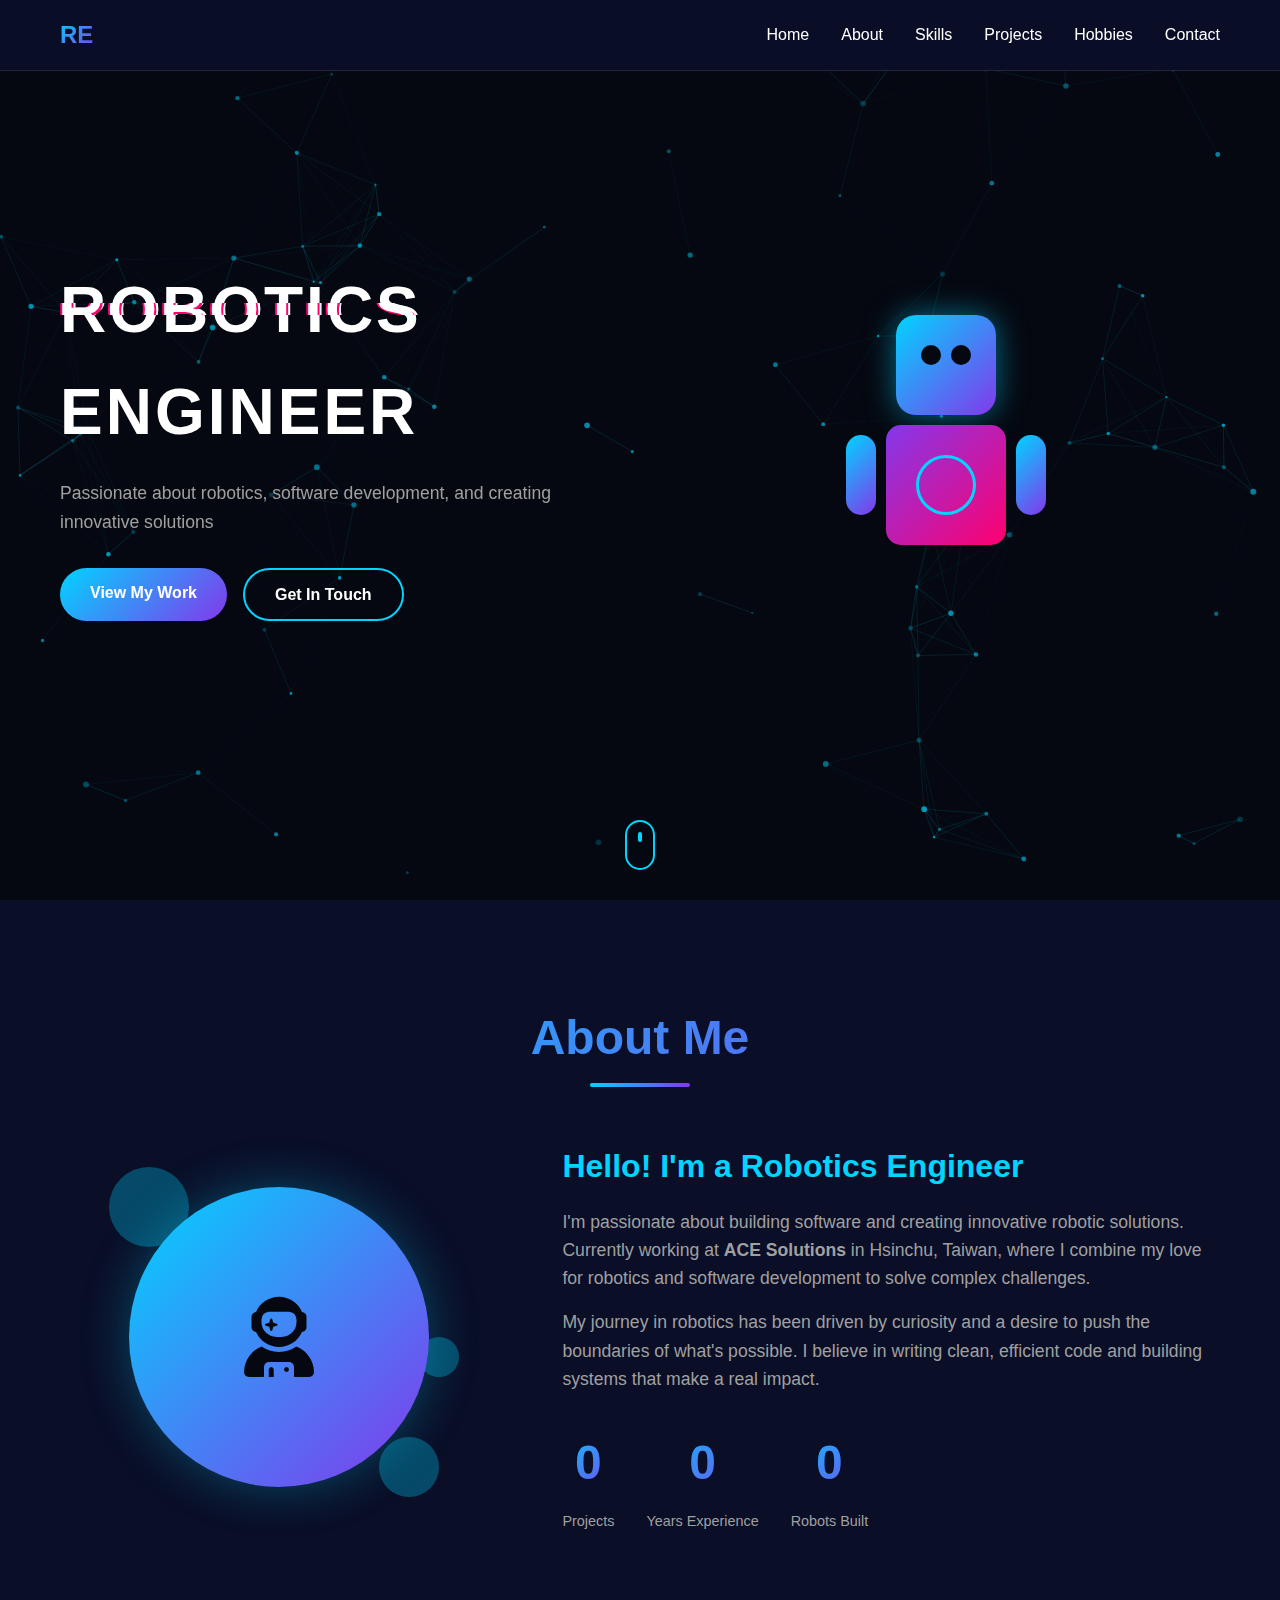
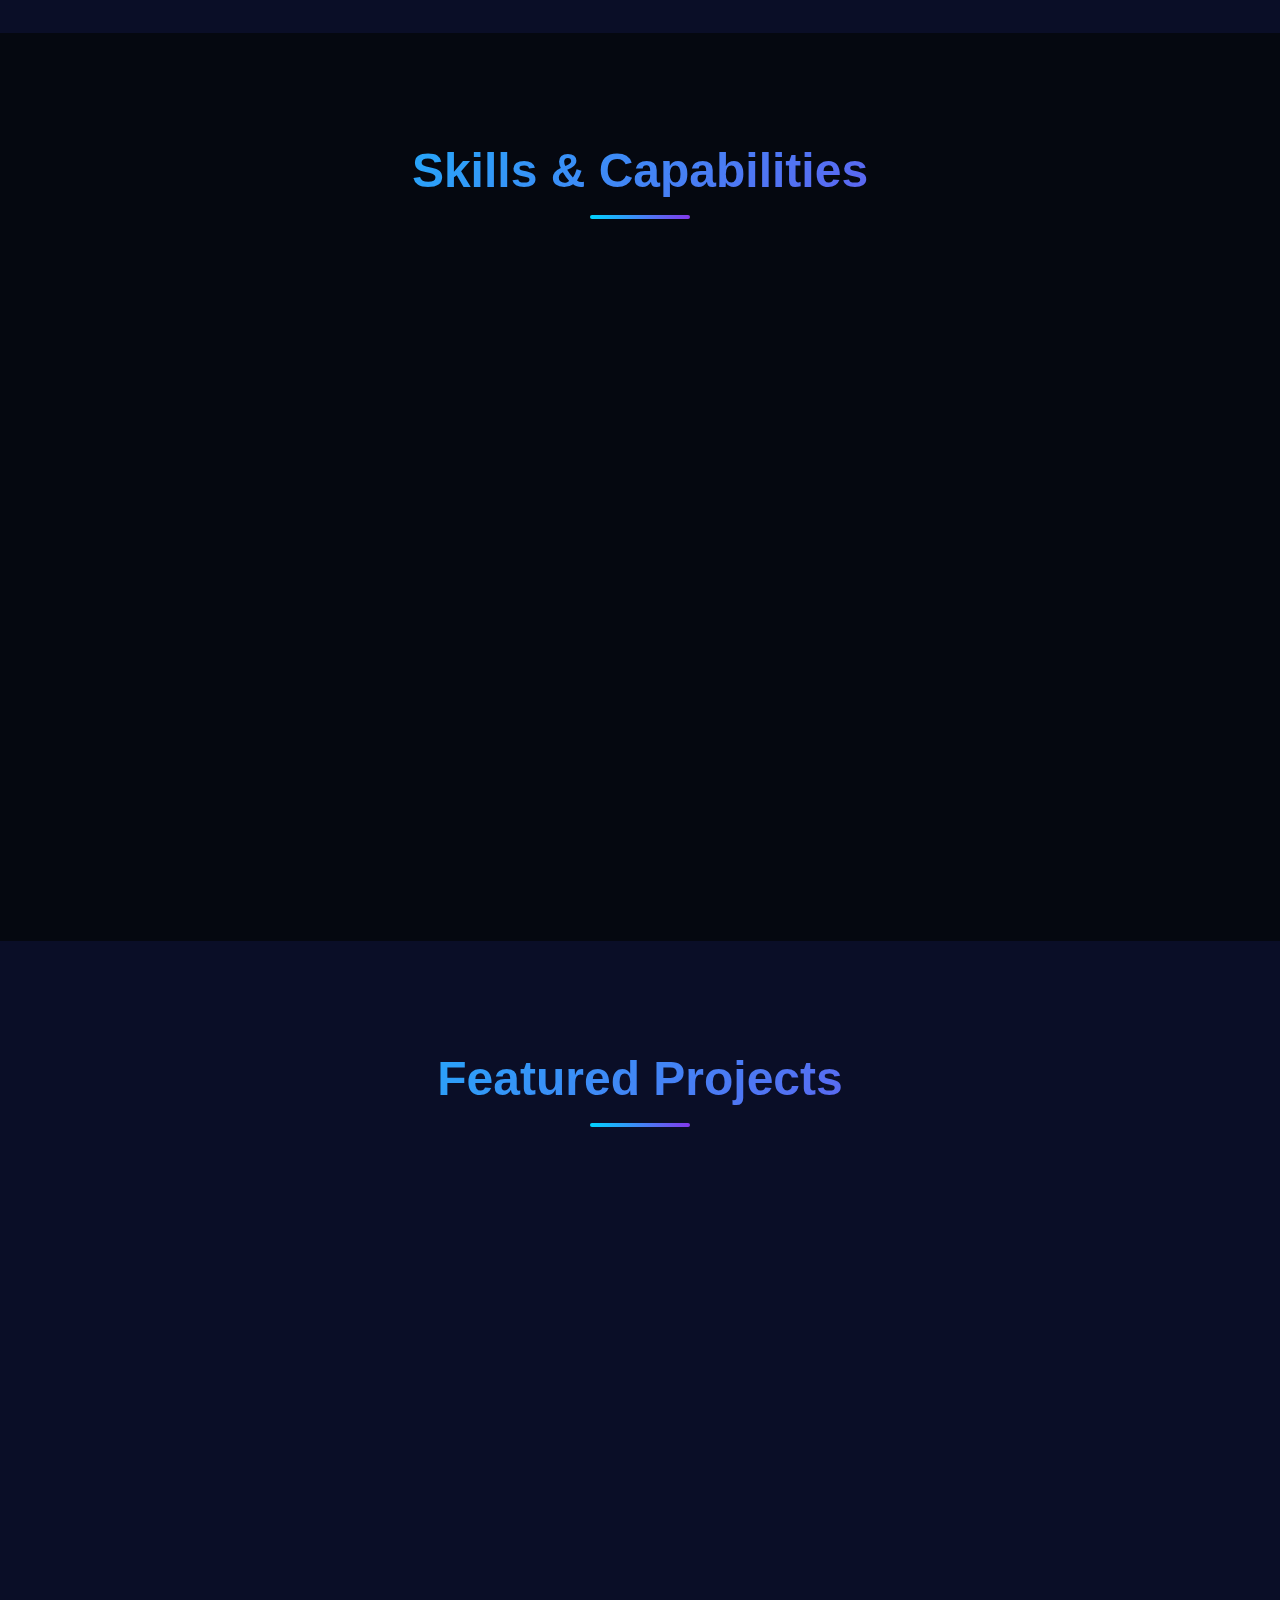
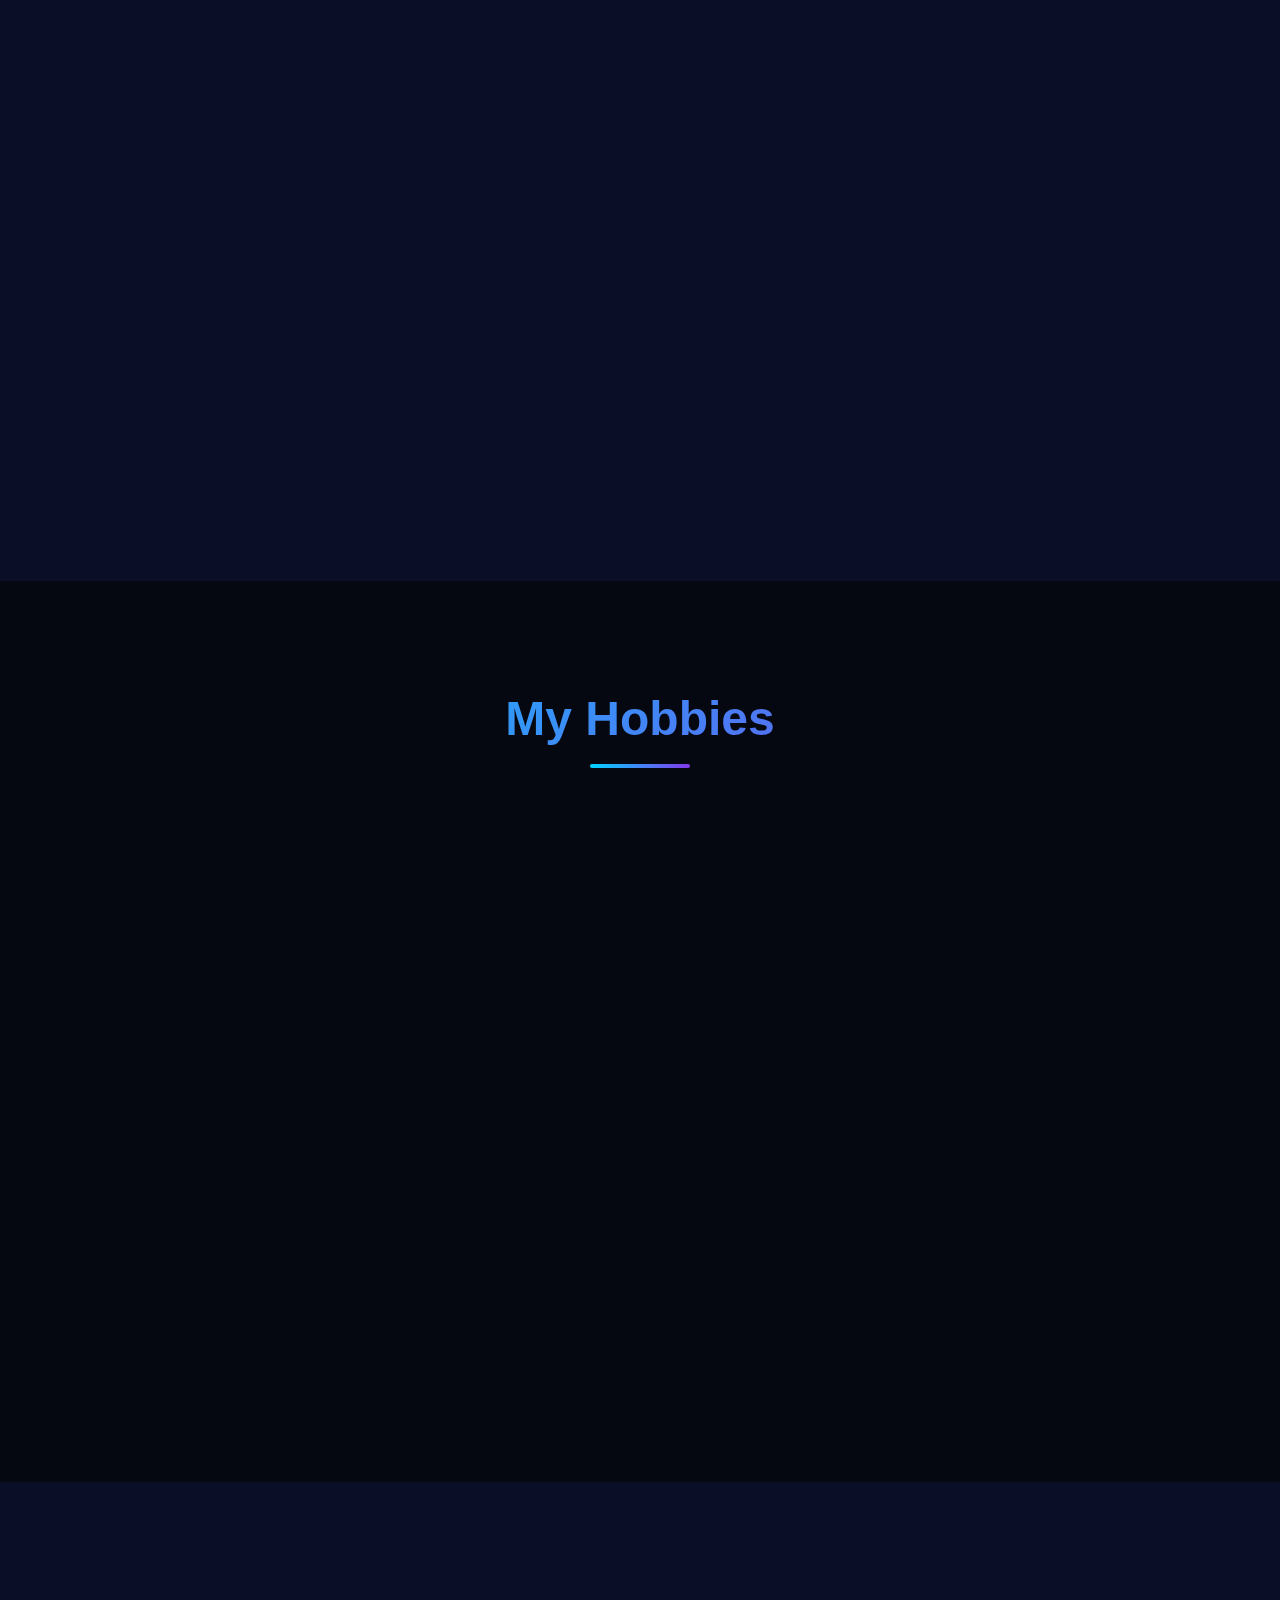
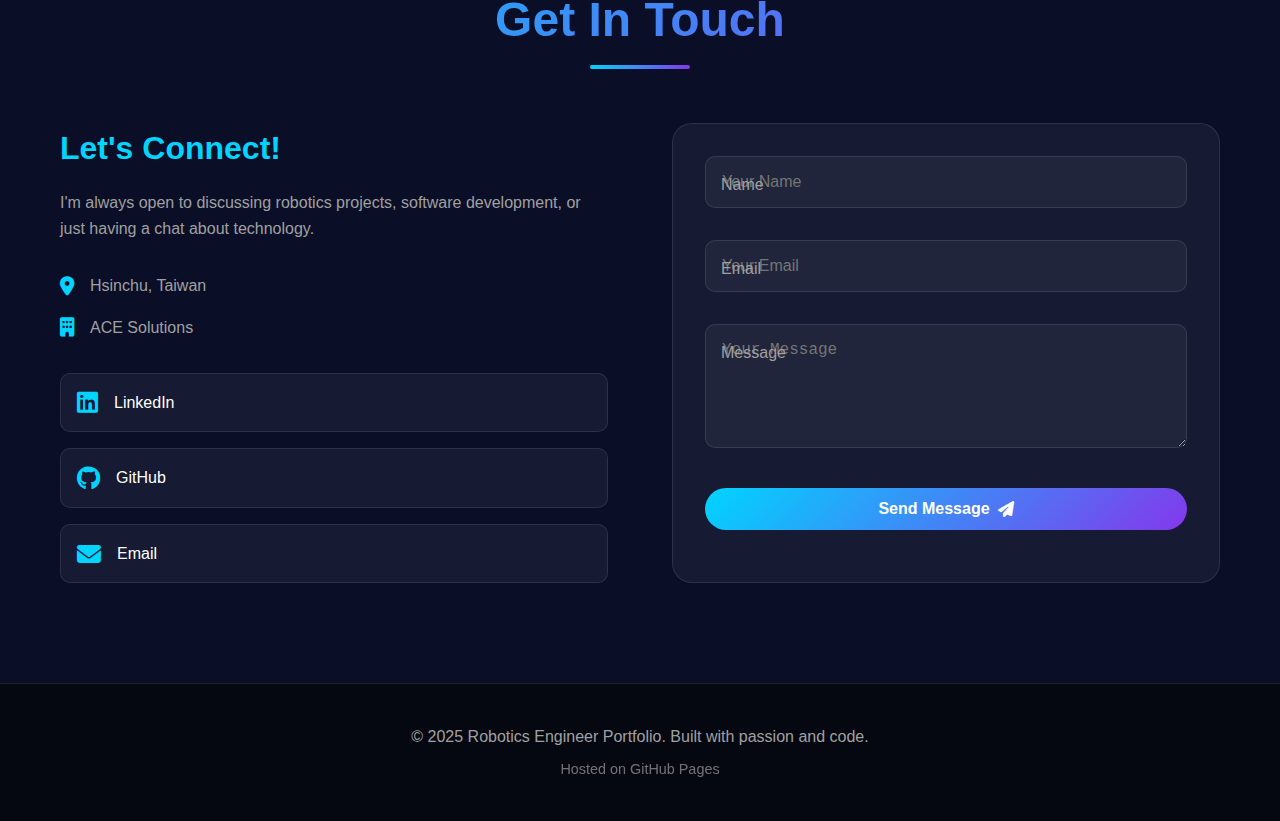
<file: index.html>
<!DOCTYPE html>
<html lang="en">
<head>
    <meta charset="UTF-8">
    <meta name="viewport" content="width=device-width, initial-scale=1.0">
    <title>Robotics Engineer | Personal Portfolio</title>
    <link rel="stylesheet" href="style.css">
    <link rel="stylesheet" href="https://cdnjs.cloudflare.com/ajax/libs/font-awesome/6.4.0/css/all.min.css">
</head>
<body>
    <!-- Navigation -->
    <nav class="navbar">
        <div class="nav-container">
            <div class="logo">
                <span class="logo-text">RE</span>
            </div>
            <ul class="nav-menu">
                <li><a href="#home" class="nav-link">Home</a></li>
                <li><a href="#about" class="nav-link">About</a></li>
                <li><a href="#skills" class="nav-link">Skills</a></li>
                <li><a href="#projects" class="nav-link">Projects</a></li>
                <li><a href="#hobbies" class="nav-link">Hobbies</a></li>
                <li><a href="#contact" class="nav-link">Contact</a></li>
            </ul>
            <div class="hamburger">
                <span></span>
                <span></span>
                <span></span>
            </div>
        </div>
    </nav>

    <!-- Hero Section -->
    <section id="home" class="hero">
        <canvas id="particleCanvas"></canvas>
        <div class="hero-content">
            <div class="hero-text">
                <h1 class="glitch" data-text="Robotics Engineer">Robotics Engineer</h1>
                <p class="subtitle">Building the Future, One Robot at a Time</p>
                <p class="description">Passionate about robotics, software development, and creating innovative solutions</p>
                <div class="hero-buttons">
                    <a href="#projects" class="btn btn-primary">View My Work</a>
                    <a href="#contact" class="btn btn-secondary">Get In Touch</a>
                </div>
            </div>
            <div class="floating-robot">
                <div class="robot-container">
                    <div class="robot">
                        <div class="robot-head">
                            <div class="robot-eye left"></div>
                            <div class="robot-eye right"></div>
                        </div>
                        <div class="robot-body">
                            <div class="robot-arm left"></div>
                            <div class="robot-core"></div>
                            <div class="robot-arm right"></div>
                        </div>
                    </div>
                </div>
            </div>
        </div>
        <div class="scroll-indicator">
            <div class="mouse">
                <div class="wheel"></div>
            </div>
        </div>
    </section>

    <!-- About Section -->
    <section id="about" class="about">
        <div class="container">
            <h2 class="section-title">About Me</h2>
            <div class="about-content">
                <div class="about-image">
                    <div class="image-wrapper">
                        <div class="image-placeholder">
                            <i class="fas fa-user-astronaut"></i>
                        </div>
                        <div class="floating-shapes">
                            <div class="shape shape-1"></div>
                            <div class="shape shape-2"></div>
                            <div class="shape shape-3"></div>
                        </div>
                    </div>
                </div>
                <div class="about-text">
                    <h3>Hello! I'm a Robotics Engineer</h3>
                    <p>I'm passionate about building software and creating innovative robotic solutions. Currently working at <strong>ACE Solutions</strong> in Hsinchu, Taiwan, where I combine my love for robotics and software development to solve complex challenges.</p>
                    <p>My journey in robotics has been driven by curiosity and a desire to push the boundaries of what's possible. I believe in writing clean, efficient code and building systems that make a real impact.</p>
                    <div class="about-stats">
                        <div class="stat-item">
                            <div class="stat-number" data-target="50">0</div>
                            <div class="stat-label">Projects</div>
                        </div>
                        <div class="stat-item">
                            <div class="stat-number" data-target="5">0</div>
                            <div class="stat-label">Years Experience</div>
                        </div>
                        <div class="stat-item">
                            <div class="stat-number" data-target="100">0</div>
                            <div class="stat-label">Robots Built</div>
                        </div>
                    </div>
                </div>
            </div>
        </div>
    </section>

    <!-- Skills Section -->
    <section id="skills" class="skills">
        <div class="container">
            <h2 class="section-title">Skills & Capabilities</h2>
            <div class="skills-grid">
                <div class="skill-card" data-skill="robotics">
                    <div class="skill-icon">
                        <i class="fas fa-robot"></i>
                    </div>
                    <h3>Robotics</h3>
                    <p>Robot programming, kinematics, control systems</p>
                    <div class="skill-level">
                        <div class="skill-bar" data-level="95"></div>
                    </div>
                </div>
                <div class="skill-card" data-skill="software">
                    <div class="skill-icon">
                        <i class="fas fa-code"></i>
                    </div>
                    <h3>Software Development</h3>
                    <p>Python, C++, ROS, Web Development</p>
                    <div class="skill-level">
                        <div class="skill-bar" data-level="90"></div>
                    </div>
                </div>
                <div class="skill-card" data-skill="ai">
                    <div class="skill-icon">
                        <i class="fas fa-brain"></i>
                    </div>
                    <h3>AI & Machine Learning</h3>
                    <p>Computer vision, neural networks, deep learning</p>
                    <div class="skill-level">
                        <div class="skill-bar" data-level="85"></div>
                    </div>
                </div>
                <div class="skill-card" data-skill="embedded">
                    <div class="skill-icon">
                        <i class="fas fa-microchip"></i>
                    </div>
                    <h3>Embedded Systems</h3>
                    <p>Microcontrollers, sensors, IoT devices</p>
                    <div class="skill-level">
                        <div class="skill-bar" data-level="88"></div>
                    </div>
                </div>
                <div class="skill-card" data-skill="mechanical">
                    <div class="skill-icon">
                        <i class="fas fa-cog"></i>
                    </div>
                    <h3>Mechanical Design</h3>
                    <p>CAD, 3D modeling, prototyping</p>
                    <div class="skill-level">
                        <div class="skill-bar" data-level="80"></div>
                    </div>
                </div>
                <div class="skill-card" data-skill="automation">
                    <div class="skill-icon">
                        <i class="fas fa-industry"></i>
                    </div>
                    <h3>Industrial Automation</h3>
                    <p>PLC programming, SCADA systems</p>
                    <div class="skill-level">
                        <div class="skill-bar" data-level="82"></div>
                    </div>
                </div>
            </div>
        </div>
    </section>

    <!-- Projects Section -->
    <section id="projects" class="projects">
        <div class="container">
            <h2 class="section-title">Featured Projects</h2>
            <div class="projects-grid">
                <div class="project-card">
                    <div class="project-image">
                        <div class="project-overlay">
                            <div class="project-tech">
                                <span>Python</span>
                                <span>ROS</span>
                                <span>OpenCV</span>
                            </div>
                        </div>
                        <div class="project-placeholder">
                            <i class="fas fa-project-diagram"></i>
                        </div>
                    </div>
                    <div class="project-content">
                        <h3>Autonomous Navigation System</h3>
                        <p>Advanced SLAM-based navigation system for mobile robots with real-time obstacle avoidance and path planning.</p>
                        <div class="project-links">
                            <a href="#" class="project-link"><i class="fas fa-external-link-alt"></i> View Project</a>
                            <a href="#" class="project-link"><i class="fab fa-github"></i> Code</a>
                        </div>
                    </div>
                </div>
                <div class="project-card">
                    <div class="project-image">
                        <div class="project-overlay">
                            <div class="project-tech">
                                <span>C++</span>
                                <span>Arduino</span>
                                <span>IoT</span>
                            </div>
                        </div>
                        <div class="project-placeholder">
                            <i class="fas fa-cogs"></i>
                        </div>
                    </div>
                    <div class="project-content">
                        <h3>Smart Robotic Arm Controller</h3>
                        <p>Precision control system for 6-DOF robotic arm with machine learning-based trajectory optimization.</p>
                        <div class="project-links">
                            <a href="#" class="project-link"><i class="fas fa-external-link-alt"></i> View Project</a>
                            <a href="#" class="project-link"><i class="fab fa-github"></i> Code</a>
                        </div>
                    </div>
                </div>
                <div class="project-card">
                    <div class="project-image">
                        <div class="project-overlay">
                            <div class="project-tech">
                                <span>Python</span>
                                <span>TensorFlow</span>
                                <span>Computer Vision</span>
                            </div>
                        </div>
                        <div class="project-placeholder">
                            <i class="fas fa-eye"></i>
                        </div>
                    </div>
                    <div class="project-content">
                        <h3>Object Recognition System</h3>
                        <p>Real-time object detection and classification system using deep learning for industrial applications.</p>
                        <div class="project-links">
                            <a href="#" class="project-link"><i class="fas fa-external-link-alt"></i> View Project</a>
                            <a href="#" class="project-link"><i class="fab fa-github"></i> Code</a>
                        </div>
                    </div>
                </div>
                <div class="project-card">
                    <div class="project-image">
                        <div class="project-overlay">
                            <div class="project-tech">
                                <span>JavaScript</span>
                                <span>React</span>
                                <span>WebGL</span>
                            </div>
                        </div>
                        <div class="project-placeholder">
                            <i class="fas fa-cube"></i>
                        </div>
                    </div>
                    <div class="project-content">
                        <h3>3D Robot Simulator</h3>
                        <p>Interactive web-based 3D robot simulation platform for testing and visualization of robotic systems.</p>
                        <div class="project-links">
                            <a href="#" class="project-link"><i class="fas fa-external-link-alt"></i> View Project</a>
                            <a href="#" class="project-link"><i class="fab fa-github"></i> Code</a>
                        </div>
                    </div>
                </div>
            </div>
        </div>
    </section>

    <!-- Hobbies Section -->
    <section id="hobbies" class="hobbies">
        <div class="container">
            <h2 class="section-title">My Hobbies</h2>
            <div class="hobbies-grid">
                <div class="hobby-card">
                    <div class="hobby-icon">
                        <i class="fas fa-laptop-code"></i>
                    </div>
                    <h3>Coding Projects</h3>
                    <p>Building side projects and exploring new technologies in my free time</p>
                </div>
                <div class="hobby-card">
                    <div class="hobby-icon">
                        <i class="fas fa-book"></i>
                    </div>
                    <h3>Reading Tech Blogs</h3>
                    <p>Staying updated with latest trends in robotics and software development</p>
                </div>
                <div class="hobby-card">
                    <div class="hobby-icon">
                        <i class="fas fa-hiking"></i>
                    </div>
                    <h3>Hiking & Nature</h3>
                    <p>Exploring Taiwan's beautiful mountains and nature trails</p>
                </div>
                <div class="hobby-card">
                    <div class="hobby-icon">
                        <i class="fas fa-gamepad"></i>
                    </div>
                    <h3>Gaming</h3>
                    <p>Enjoying strategy games and puzzle-solving challenges</p>
                </div>
                <div class="hobby-card">
                    <div class="hobby-icon">
                        <i class="fas fa-music"></i>
                    </div>
                    <h3>Music</h3>
                    <p>Listening to electronic and ambient music while coding</p>
                </div>
                <div class="hobby-card">
                    <div class="hobby-icon">
                        <i class="fas fa-camera"></i>
                    </div>
                    <h3>Photography</h3>
                    <p>Capturing moments and documenting my projects</p>
                </div>
            </div>
        </div>
    </section>

    <!-- Contact Section -->
    <section id="contact" class="contact">
        <div class="container">
            <h2 class="section-title">Get In Touch</h2>
            <div class="contact-content">
                <div class="contact-info">
                    <h3>Let's Connect!</h3>
                    <p>I'm always open to discussing robotics projects, software development, or just having a chat about technology.</p>
                    <div class="contact-details">
                        <div class="contact-item">
                            <i class="fas fa-map-marker-alt"></i>
                            <span>Hsinchu, Taiwan</span>
                        </div>
                        <div class="contact-item">
                            <i class="fas fa-building"></i>
                            <span>ACE Solutions</span>
                        </div>
                    </div>
                    <div class="social-links">
                        <a href="https://www.linkedin.com/in/yourprofile" target="_blank" class="social-link linkedin" id="linkedin-link">
                            <i class="fab fa-linkedin"></i>
                            <span>LinkedIn</span>
                        </a>
                        <a href="https://github.com/yourusername" target="_blank" class="social-link github">
                            <i class="fab fa-github"></i>
                            <span>GitHub</span>
                        </a>
                        <a href="mailto:your.email@example.com" class="social-link email">
                            <i class="fas fa-envelope"></i>
                            <span>Email</span>
                        </a>
                    </div>
                </div>
                <div class="contact-form-wrapper">
                    <form class="contact-form" id="contactForm">
                        <div class="form-group">
                            <input type="text" id="name" name="name" placeholder="Your Name" required>
                            <label for="name">Name</label>
                        </div>
                        <div class="form-group">
                            <input type="email" id="email" name="email" placeholder="Your Email" required>
                            <label for="email">Email</label>
                        </div>
                        <div class="form-group">
                            <textarea id="message" name="message" rows="5" placeholder="Your Message" required></textarea>
                            <label for="message">Message</label>
                        </div>
                        <button type="submit" class="btn btn-primary">
                            <span>Send Message</span>
                            <i class="fas fa-paper-plane"></i>
                        </button>
                    </form>
                </div>
            </div>
        </div>
    </section>

    <!-- Footer -->
    <footer class="footer">
        <div class="container">
            <p>&copy; 2025 Robotics Engineer Portfolio. Built with passion and code.</p>
            <p class="footer-note">Hosted on GitHub Pages</p>
        </div>
    </footer>

    <script src="script.js"></script>
</body>
</html>
</file>
<file: style.css>
/* Reset and Base Styles */
* {
    margin: 0;
    padding: 0;
    box-sizing: border-box;
}

:root {
    --primary-color: #00d4ff;
    --secondary-color: #ff006e;
    --accent-color: #8338ec;
    --dark-bg: #0a0e27;
    --darker-bg: #050810;
    --light-text: #ffffff;
    --gray-text: #a0a0a0;
    --card-bg: rgba(255, 255, 255, 0.05);
    --border-color: rgba(255, 255, 255, 0.1);
}

html {
    scroll-behavior: smooth;
}

body {
    font-family: 'Segoe UI', Tahoma, Geneva, Verdana, sans-serif;
    background: var(--darker-bg);
    color: var(--light-text);
    overflow-x: hidden;
    line-height: 1.6;
}

.container {
    max-width: 1200px;
    margin: 0 auto;
    padding: 0 20px;
}

/* Navigation */
.navbar {
    position: fixed;
    top: 0;
    width: 100%;
    background: rgba(10, 14, 39, 0.95);
    backdrop-filter: blur(10px);
    z-index: 1000;
    padding: 1rem 0;
    border-bottom: 1px solid var(--border-color);
    transition: all 0.3s ease;
}

.nav-container {
    max-width: 1200px;
    margin: 0 auto;
    padding: 0 20px;
    display: flex;
    justify-content: space-between;
    align-items: center;
}

.logo {
    font-size: 1.5rem;
    font-weight: bold;
    background: linear-gradient(135deg, var(--primary-color), var(--accent-color));
    -webkit-background-clip: text;
    -webkit-text-fill-color: transparent;
    background-clip: text;
}

.nav-menu {
    display: flex;
    list-style: none;
    gap: 2rem;
}

.nav-link {
    color: var(--light-text);
    text-decoration: none;
    position: relative;
    transition: color 0.3s ease;
    font-weight: 500;
}

.nav-link::after {
    content: '';
    position: absolute;
    bottom: -5px;
    left: 0;
    width: 0;
    height: 2px;
    background: linear-gradient(90deg, var(--primary-color), var(--accent-color));
    transition: width 0.3s ease;
}

.nav-link:hover {
    color: var(--primary-color);
}

.nav-link:hover::after {
    width: 100%;
}

.hamburger {
    display: none;
    flex-direction: column;
    cursor: pointer;
    gap: 5px;
}

.hamburger span {
    width: 25px;
    height: 3px;
    background: var(--light-text);
    transition: all 0.3s ease;
}

/* Hero Section */
.hero {
    min-height: 100vh;
    display: flex;
    align-items: center;
    justify-content: center;
    position: relative;
    overflow: hidden;
    padding-top: 80px;
}

#particleCanvas {
    position: absolute;
    top: 0;
    left: 0;
    width: 100%;
    height: 100%;
    z-index: 1;
}

.hero-content {
    position: relative;
    z-index: 2;
    display: grid;
    grid-template-columns: 1fr 1fr;
    gap: 4rem;
    align-items: center;
    max-width: 1200px;
    margin: 0 auto;
    padding: 0 20px;
}

.hero-text {
    animation: fadeInUp 1s ease;
}

.glitch {
    font-size: 4rem;
    font-weight: 900;
    position: relative;
    color: var(--light-text);
    text-transform: uppercase;
    letter-spacing: 3px;
    animation: glitch 2s infinite;
}

.glitch::before,
.glitch::after {
    content: attr(data-text);
    position: absolute;
    top: 0;
    left: 0;
    width: 100%;
    height: 100%;
}

.glitch::before {
    left: 2px;
    text-shadow: -2px 0 var(--primary-color);
    clip: rect(44px, 450px, 56px, 0);
    animation: glitch-anim 5s infinite linear alternate-reverse;
}

.glitch::after {
    left: -2px;
    text-shadow: -2px 0 var(--secondary-color), 2px 2px var(--secondary-color);
    clip: rect(44px, 450px, 56px, 0);
    animation: glitch-anim2 1s infinite linear alternate-reverse;
}

@keyframes glitch-anim {
    0% { clip: rect(31px, 9999px, 94px, 0); }
    20% { clip: rect(54px, 9999px, 66px, 0); }
    40% { clip: rect(28px, 9999px, 84px, 0); }
    60% { clip: rect(67px, 9999px, 34px, 0); }
    80% { clip: rect(12px, 9999px, 23px, 0); }
    100% { clip: rect(89px, 9999px, 98px, 0); }
}

@keyframes glitch-anim2 {
    0% { clip: rect(65px, 9999px, 100px, 0); }
    20% { clip: rect(79px, 9999px, 85px, 0); }
    40% { clip: rect(66px, 9999px, 99px, 0); }
    60% { clip: rect(17px, 9999px, 53px, 0); }
    80% { clip: rect(98px, 9999px, 94px, 0); }
    100% { clip: rect(8px, 9999px, 83px, 0); }
}

.subtitle {
    font-size: 1.5rem;
    color: var(--primary-color);
    margin: 1rem 0;
    animation: fadeInUp 1s ease 0.2s both;
}

.description {
    font-size: 1.1rem;
    color: var(--gray-text);
    margin-bottom: 2rem;
    animation: fadeInUp 1s ease 0.4s both;
}

.hero-buttons {
    display: flex;
    gap: 1rem;
    animation: fadeInUp 1s ease 0.6s both;
}

.btn {
    padding: 12px 30px;
    border: none;
    border-radius: 30px;
    font-size: 1rem;
    font-weight: 600;
    cursor: pointer;
    text-decoration: none;
    display: inline-block;
    transition: all 0.3s ease;
    position: relative;
    overflow: hidden;
}

.btn-primary {
    background: linear-gradient(135deg, var(--primary-color), var(--accent-color));
    color: var(--light-text);
}

.btn-primary:hover {
    transform: translateY(-2px);
    box-shadow: 0 10px 30px rgba(0, 212, 255, 0.4);
}

.btn-secondary {
    background: transparent;
    color: var(--light-text);
    border: 2px solid var(--primary-color);
}

.btn-secondary:hover {
    background: var(--primary-color);
    transform: translateY(-2px);
}

/* Floating Robot */
.floating-robot {
    display: flex;
    justify-content: center;
    align-items: center;
    animation: float 3s ease-in-out infinite;
}

.robot-container {
    perspective: 1000px;
}

.robot {
    width: 200px;
    height: 250px;
    position: relative;
    transform-style: preserve-3d;
    animation: rotate3d 20s infinite linear;
}

.robot-head {
    width: 100px;
    height: 100px;
    background: linear-gradient(135deg, var(--primary-color), var(--accent-color));
    border-radius: 20px;
    margin: 0 auto;
    position: relative;
    box-shadow: 0 0 30px rgba(0, 212, 255, 0.5);
}

.robot-eye {
    width: 20px;
    height: 20px;
    background: var(--darker-bg);
    border-radius: 50%;
    position: absolute;
    top: 30px;
    animation: blink 3s infinite;
}

.robot-eye.left {
    left: 25px;
}

.robot-eye.right {
    right: 25px;
}

.robot-body {
    width: 120px;
    height: 120px;
    background: linear-gradient(135deg, var(--accent-color), var(--secondary-color));
    border-radius: 15px;
    margin: 10px auto;
    position: relative;
    display: flex;
    justify-content: center;
    align-items: center;
}

.robot-core {
    width: 60px;
    height: 60px;
    border: 3px solid var(--primary-color);
    border-radius: 50%;
    animation: pulse 2s infinite;
}

.robot-arm {
    width: 30px;
    height: 80px;
    background: linear-gradient(135deg, var(--primary-color), var(--accent-color));
    border-radius: 15px;
    position: absolute;
    top: 10px;
    animation: wave 2s infinite;
}

.robot-arm.left {
    left: -40px;
    transform-origin: top center;
}

.robot-arm.right {
    right: -40px;
    transform-origin: top center;
    animation-delay: 1s;
}

@keyframes float {
    0%, 100% { transform: translateY(0px); }
    50% { transform: translateY(-20px); }
}

@keyframes rotate3d {
    0% { transform: rotateY(0deg) rotateX(5deg); }
    100% { transform: rotateY(360deg) rotateX(5deg); }
}

@keyframes blink {
    0%, 90%, 100% { transform: scaleY(1); }
    95% { transform: scaleY(0.1); }
}

@keyframes pulse {
    0%, 100% { transform: scale(1); opacity: 1; }
    50% { transform: scale(1.2); opacity: 0.7; }
}

@keyframes wave {
    0%, 100% { transform: rotate(0deg); }
    25% { transform: rotate(-20deg); }
    75% { transform: rotate(20deg); }
}

.scroll-indicator {
    position: absolute;
    bottom: 30px;
    left: 50%;
    transform: translateX(-50%);
    z-index: 2;
}

.mouse {
    width: 30px;
    height: 50px;
    border: 2px solid var(--primary-color);
    border-radius: 15px;
    position: relative;
}

.wheel {
    width: 4px;
    height: 10px;
    background: var(--primary-color);
    border-radius: 2px;
    position: absolute;
    top: 10px;
    left: 50%;
    transform: translateX(-50%);
    animation: scroll 2s infinite;
}

@keyframes scroll {
    0% { opacity: 1; transform: translateX(-50%) translateY(0); }
    100% { opacity: 0; transform: translateX(-50%) translateY(20px); }
}

/* Section Styles */
section {
    padding: 100px 0;
    position: relative;
}

.section-title {
    font-size: 3rem;
    text-align: center;
    margin-bottom: 4rem;
    background: linear-gradient(135deg, var(--primary-color), var(--accent-color));
    -webkit-background-clip: text;
    -webkit-text-fill-color: transparent;
    background-clip: text;
    position: relative;
}

.section-title::after {
    content: '';
    position: absolute;
    bottom: -10px;
    left: 50%;
    transform: translateX(-50%);
    width: 100px;
    height: 4px;
    background: linear-gradient(90deg, var(--primary-color), var(--accent-color));
    border-radius: 2px;
}

/* About Section */
.about {
    background: var(--dark-bg);
}

.about-content {
    display: grid;
    grid-template-columns: 1fr 1.5fr;
    gap: 4rem;
    align-items: center;
}

.about-image {
    position: relative;
}

.image-wrapper {
    position: relative;
    width: 300px;
    height: 300px;
    margin: 0 auto;
}

.image-placeholder {
    width: 100%;
    height: 100%;
    background: linear-gradient(135deg, var(--primary-color), var(--accent-color));
    border-radius: 50%;
    display: flex;
    align-items: center;
    justify-content: center;
    font-size: 5rem;
    color: var(--darker-bg);
    position: relative;
    z-index: 2;
    box-shadow: 0 0 50px rgba(0, 212, 255, 0.3);
}

.floating-shapes {
    position: absolute;
    width: 100%;
    height: 100%;
    top: 0;
    left: 0;
}

.shape {
    position: absolute;
    border-radius: 50%;
    background: var(--primary-color);
    opacity: 0.3;
    animation: float-shape 6s infinite ease-in-out;
}

.shape-1 {
    width: 80px;
    height: 80px;
    top: -20px;
    left: -20px;
    animation-delay: 0s;
}

.shape-2 {
    width: 60px;
    height: 60px;
    bottom: -10px;
    right: -10px;
    animation-delay: 2s;
}

.shape-3 {
    width: 40px;
    height: 40px;
    top: 50%;
    right: -30px;
    animation-delay: 4s;
}

@keyframes float-shape {
    0%, 100% { transform: translate(0, 0) scale(1); }
    33% { transform: translate(20px, -20px) scale(1.1); }
    66% { transform: translate(-20px, 20px) scale(0.9); }
}

.about-text h3 {
    font-size: 2rem;
    margin-bottom: 1rem;
    color: var(--primary-color);
}

.about-text p {
    color: var(--gray-text);
    margin-bottom: 1rem;
    font-size: 1.1rem;
}

.about-stats {
    display: flex;
    gap: 2rem;
    margin-top: 2rem;
}

.stat-item {
    text-align: center;
}

.stat-number {
    font-size: 3rem;
    font-weight: bold;
    background: linear-gradient(135deg, var(--primary-color), var(--accent-color));
    -webkit-background-clip: text;
    -webkit-text-fill-color: transparent;
    background-clip: text;
}

.stat-label {
    color: var(--gray-text);
    font-size: 0.9rem;
    margin-top: 0.5rem;
}

/* Skills Section */
.skills {
    background: var(--darker-bg);
}

.skills-grid {
    display: grid;
    grid-template-columns: repeat(auto-fit, minmax(300px, 1fr));
    gap: 2rem;
}

.skill-card {
    background: var(--card-bg);
    padding: 2rem;
    border-radius: 20px;
    border: 1px solid var(--border-color);
    transition: all 0.3s ease;
    position: relative;
    overflow: hidden;
}

.skill-card::before {
    content: '';
    position: absolute;
    top: 0;
    left: -100%;
    width: 100%;
    height: 100%;
    background: linear-gradient(90deg, transparent, rgba(0, 212, 255, 0.1), transparent);
    transition: left 0.5s ease;
}

.skill-card:hover::before {
    left: 100%;
}

.skill-card:hover {
    transform: translateY(-10px);
    border-color: var(--primary-color);
    box-shadow: 0 10px 40px rgba(0, 212, 255, 0.2);
}

.skill-icon {
    font-size: 3rem;
    color: var(--primary-color);
    margin-bottom: 1rem;
}

.skill-card h3 {
    font-size: 1.5rem;
    margin-bottom: 0.5rem;
}

.skill-card p {
    color: var(--gray-text);
    margin-bottom: 1rem;
}

.skill-level {
    width: 100%;
    height: 8px;
    background: rgba(255, 255, 255, 0.1);
    border-radius: 4px;
    overflow: hidden;
}

.skill-bar {
    height: 100%;
    background: linear-gradient(90deg, var(--primary-color), var(--accent-color));
    border-radius: 4px;
    width: 0;
    transition: width 1s ease;
    position: relative;
}

.skill-bar::after {
    content: '';
    position: absolute;
    top: 0;
    left: 0;
    right: 0;
    bottom: 0;
    background: linear-gradient(90deg, transparent, rgba(255, 255, 255, 0.3), transparent);
    animation: shimmer 2s infinite;
}

@keyframes shimmer {
    0% { transform: translateX(-100%); }
    100% { transform: translateX(100%); }
}

/* Projects Section */
.projects {
    background: var(--dark-bg);
}

.projects-grid {
    display: grid;
    grid-template-columns: repeat(auto-fit, minmax(300px, 1fr));
    gap: 2rem;
}

.project-card {
    background: var(--card-bg);
    border-radius: 20px;
    overflow: hidden;
    border: 1px solid var(--border-color);
    transition: all 0.3s ease;
    position: relative;
}

.project-card:hover {
    transform: translateY(-10px) scale(1.02);
    box-shadow: 0 20px 60px rgba(0, 212, 255, 0.3);
}

.project-image {
    position: relative;
    height: 200px;
    overflow: hidden;
}

.project-placeholder {
    width: 100%;
    height: 100%;
    background: linear-gradient(135deg, var(--primary-color), var(--accent-color));
    display: flex;
    align-items: center;
    justify-content: center;
    font-size: 4rem;
    color: var(--darker-bg);
    transition: transform 0.3s ease;
}

.project-card:hover .project-placeholder {
    transform: scale(1.1);
}

.project-overlay {
    position: absolute;
    top: 0;
    left: 0;
    width: 100%;
    height: 100%;
    background: rgba(0, 0, 0, 0.8);
    display: flex;
    align-items: center;
    justify-content: center;
    opacity: 0;
    transition: opacity 0.3s ease;
}

.project-card:hover .project-overlay {
    opacity: 1;
}

.project-tech {
    display: flex;
    gap: 0.5rem;
    flex-wrap: wrap;
}

.project-tech span {
    padding: 0.5rem 1rem;
    background: var(--primary-color);
    color: var(--darker-bg);
    border-radius: 20px;
    font-size: 0.8rem;
    font-weight: 600;
}

.project-content {
    padding: 1.5rem;
}

.project-content h3 {
    font-size: 1.5rem;
    margin-bottom: 0.5rem;
    color: var(--primary-color);
}

.project-content p {
    color: var(--gray-text);
    margin-bottom: 1rem;
}

.project-links {
    display: flex;
    gap: 1rem;
}

.project-link {
    color: var(--primary-color);
    text-decoration: none;
    font-weight: 600;
    transition: color 0.3s ease;
    display: flex;
    align-items: center;
    gap: 0.5rem;
}

.project-link:hover {
    color: var(--accent-color);
}

/* Hobbies Section */
.hobbies {
    background: var(--darker-bg);
}

.hobbies-grid {
    display: grid;
    grid-template-columns: repeat(auto-fit, minmax(250px, 1fr));
    gap: 2rem;
}

.hobby-card {
    background: var(--card-bg);
    padding: 2rem;
    border-radius: 20px;
    border: 1px solid var(--border-color);
    text-align: center;
    transition: all 0.3s ease;
    position: relative;
    overflow: hidden;
}

.hobby-card::after {
    content: '';
    position: absolute;
    top: 50%;
    left: 50%;
    width: 0;
    height: 0;
    border-radius: 50%;
    background: rgba(0, 212, 255, 0.1);
    transform: translate(-50%, -50%);
    transition: width 0.6s ease, height 0.6s ease;
}

.hobby-card:hover::after {
    width: 300px;
    height: 300px;
}

.hobby-card:hover {
    transform: translateY(-10px);
    border-color: var(--primary-color);
}

.hobby-icon {
    font-size: 3rem;
    color: var(--primary-color);
    margin-bottom: 1rem;
    position: relative;
    z-index: 1;
    transition: transform 0.3s ease;
}

.hobby-card:hover .hobby-icon {
    transform: scale(1.2) rotate(10deg);
}

.hobby-card h3 {
    font-size: 1.3rem;
    margin-bottom: 0.5rem;
    position: relative;
    z-index: 1;
}

.hobby-card p {
    color: var(--gray-text);
    position: relative;
    z-index: 1;
}

/* Contact Section */
.contact {
    background: var(--dark-bg);
}

.contact-content {
    display: grid;
    grid-template-columns: 1fr 1fr;
    gap: 4rem;
}

.contact-info h3 {
    font-size: 2rem;
    margin-bottom: 1rem;
    color: var(--primary-color);
}

.contact-info p {
    color: var(--gray-text);
    margin-bottom: 2rem;
}

.contact-details {
    margin-bottom: 2rem;
}

.contact-item {
    display: flex;
    align-items: center;
    gap: 1rem;
    margin-bottom: 1rem;
    color: var(--gray-text);
}

.contact-item i {
    color: var(--primary-color);
    font-size: 1.2rem;
}

.social-links {
    display: flex;
    flex-direction: column;
    gap: 1rem;
}

.social-link {
    display: flex;
    align-items: center;
    gap: 1rem;
    padding: 1rem;
    background: var(--card-bg);
    border: 1px solid var(--border-color);
    border-radius: 10px;
    text-decoration: none;
    color: var(--light-text);
    transition: all 0.3s ease;
}

.social-link:hover {
    transform: translateX(10px);
    border-color: var(--primary-color);
    background: rgba(0, 212, 255, 0.1);
}

.social-link i {
    font-size: 1.5rem;
    color: var(--primary-color);
}

.social-link.linkedin:hover i {
    color: #0077b5;
}

.social-link.github:hover i {
    color: #ffffff;
}

.social-link.email:hover i {
    color: #ea4335;
}

.contact-form-wrapper {
    background: var(--card-bg);
    padding: 2rem;
    border-radius: 20px;
    border: 1px solid var(--border-color);
}

.form-group {
    position: relative;
    margin-bottom: 2rem;
}

.form-group input,
.form-group textarea {
    width: 100%;
    padding: 1rem;
    background: rgba(255, 255, 255, 0.05);
    border: 1px solid var(--border-color);
    border-radius: 10px;
    color: var(--light-text);
    font-size: 1rem;
    transition: all 0.3s ease;
}

.form-group input:focus,
.form-group textarea:focus {
    outline: none;
    border-color: var(--primary-color);
    background: rgba(255, 255, 255, 0.08);
}

.form-group label {
    position: absolute;
    top: 1rem;
    left: 1rem;
    color: var(--gray-text);
    transition: all 0.3s ease;
    pointer-events: none;
}

.form-group input:focus + label,
.form-group input:valid + label,
.form-group textarea:focus + label,
.form-group textarea:valid + label {
    top: -0.5rem;
    left: 0.5rem;
    font-size: 0.8rem;
    color: var(--primary-color);
    background: var(--dark-bg);
    padding: 0 0.5rem;
}

.form-group textarea {
    resize: vertical;
    min-height: 120px;
}

.contact-form .btn {
    width: 100%;
    display: flex;
    align-items: center;
    justify-content: center;
    gap: 0.5rem;
}

/* Footer */
.footer {
    background: var(--darker-bg);
    padding: 2rem 0;
    text-align: center;
    border-top: 1px solid var(--border-color);
}

.footer p {
    color: var(--gray-text);
    margin: 0.5rem 0;
}

.footer-note {
    font-size: 0.9rem;
    opacity: 0.7;
}

/* Animations */
@keyframes fadeInUp {
    from {
        opacity: 0;
        transform: translateY(30px);
    }
    to {
        opacity: 1;
        transform: translateY(0);
    }
}

/* Responsive Design */
@media (max-width: 768px) {
    .hamburger {
        display: flex;
    }

    .nav-menu {
        position: fixed;
        left: -100%;
        top: 70px;
        flex-direction: column;
        background: rgba(10, 14, 39, 0.98);
        width: 100%;
        text-align: center;
        transition: 0.3s;
        padding: 2rem 0;
        border-top: 1px solid var(--border-color);
    }

    .nav-menu.active {
        left: 0;
    }

    .hero-content {
        grid-template-columns: 1fr;
        text-align: center;
    }

    .floating-robot {
        margin-top: 2rem;
    }

    .glitch {
        font-size: 2.5rem;
    }

    .about-content,
    .contact-content {
        grid-template-columns: 1fr;
    }

    .about-stats {
        flex-direction: column;
        gap: 1rem;
    }

    .skills-grid,
    .projects-grid,
    .hobbies-grid {
        grid-template-columns: 1fr;
    }

    .section-title {
        font-size: 2rem;
    }
}

@media (max-width: 480px) {
    .glitch {
        font-size: 2rem;
    }

    .subtitle {
        font-size: 1.2rem;
    }

    .hero-buttons {
        flex-direction: column;
    }

    .btn {
        width: 100%;
    }
}
</file>
